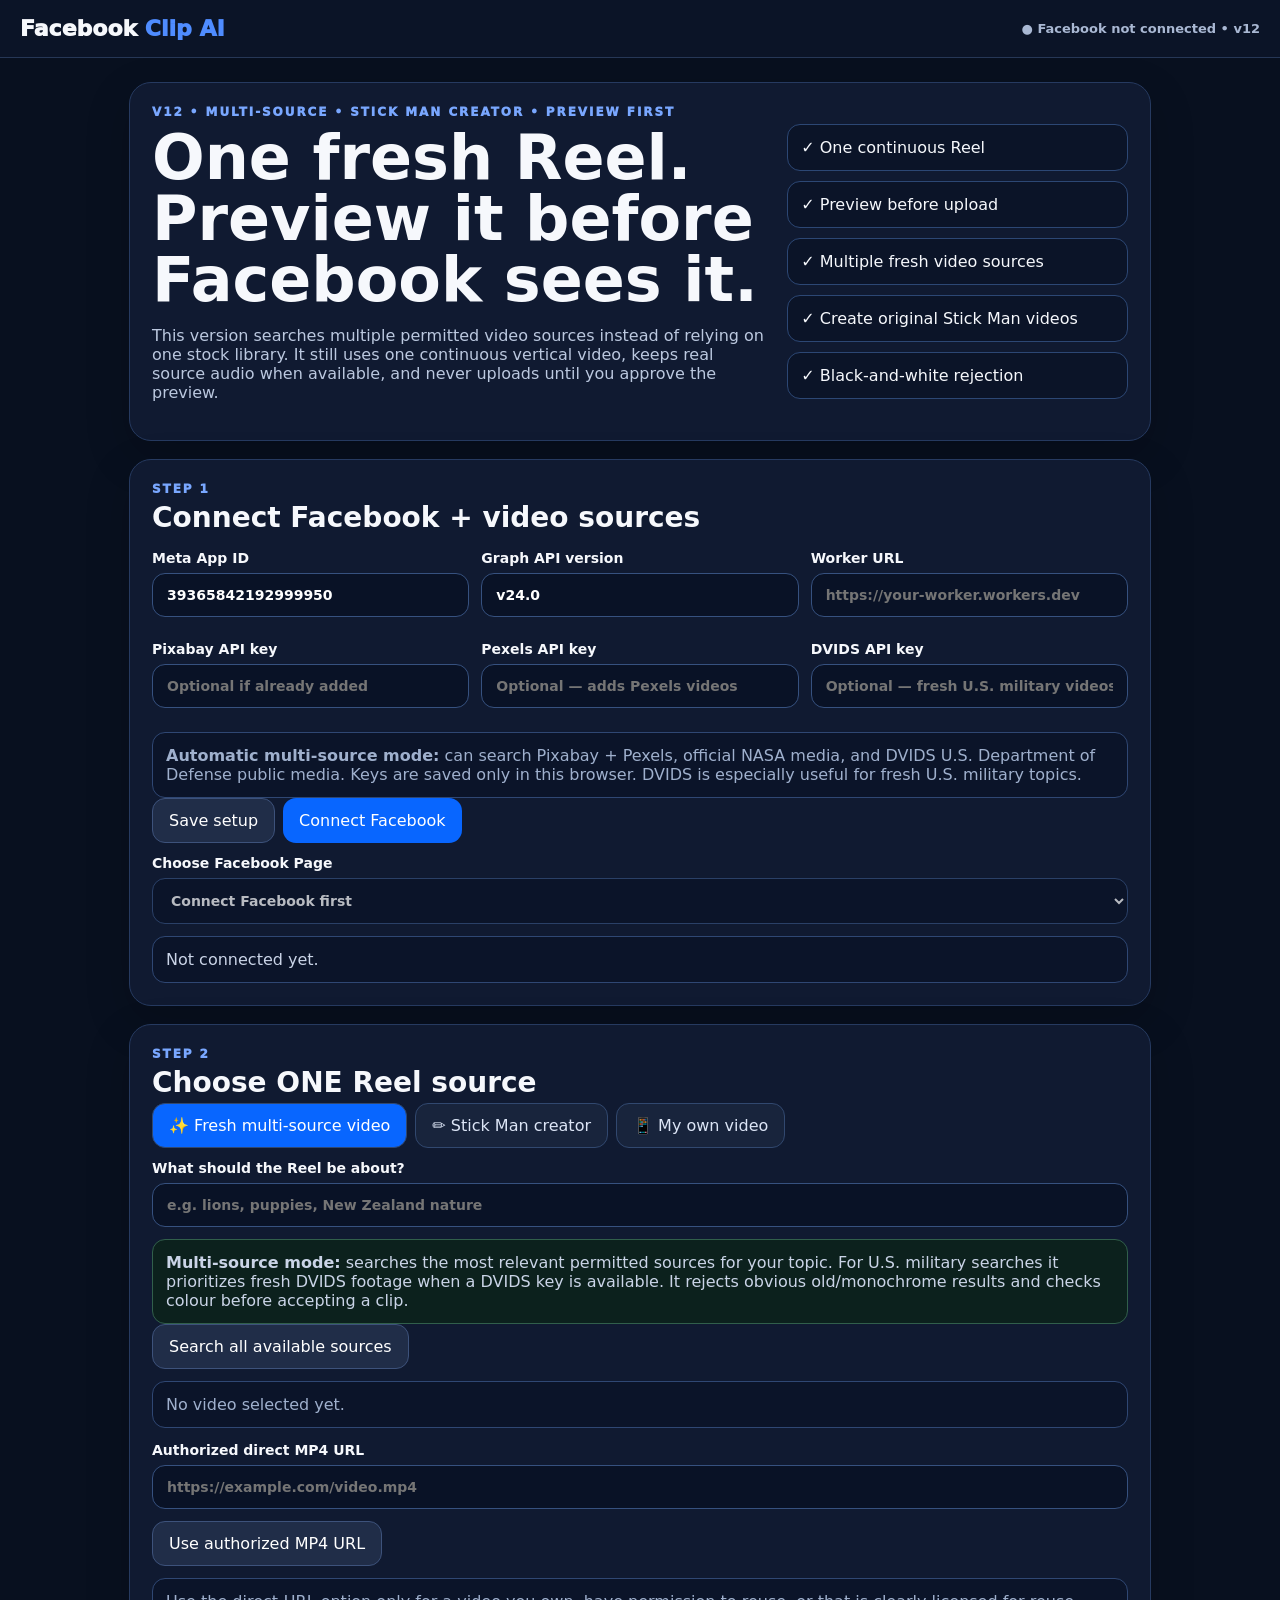
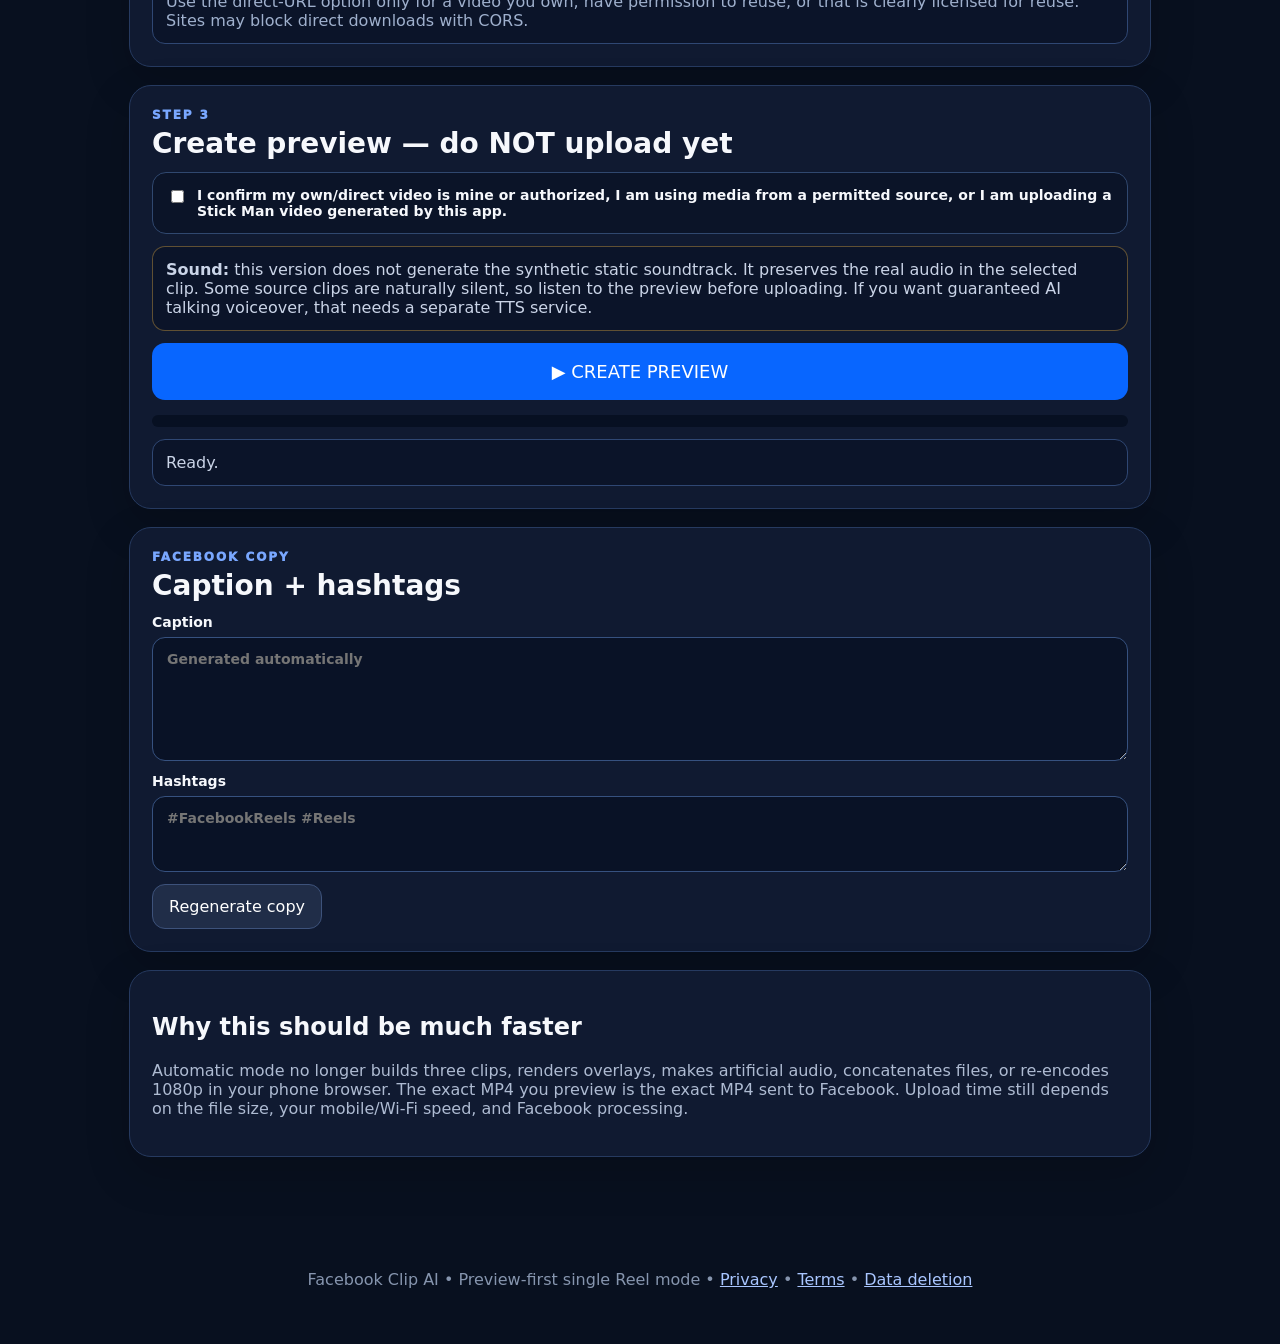
<file: index.html>
<!doctype html>
<html lang="en">
<head>
  <meta charset="utf-8">
  <meta name="viewport" content="width=device-width,initial-scale=1">
  <meta name="theme-color" content="#0866ff">
  <title>Facebook Clip AI — Preview First</title>
  <meta name="description" content="Find one fresh vertical video, preview it, then choose whether to upload it as a Facebook Reel.">
  <link rel="stylesheet" href="styles.css?v=12">
  <style>
    .preview-stage{margin-top:18px;border:1px solid rgba(120,160,230,.3);border-radius:22px;padding:14px;background:rgba(4,12,28,.38)}
    #reelPreview{display:none;width:100%;max-height:72vh;aspect-ratio:9/16;object-fit:contain;background:#000;border-radius:18px}
    .preview-actions{display:flex;gap:10px;flex-wrap:wrap;margin-top:12px}
    .preview-actions button{flex:1 1 210px}
    .source-credit{margin-top:10px;font-size:.92rem;line-height:1.45;word-break:break-word}
    .source-credit a{color:#7eb3ff}
    .warning{border-color:rgba(255,191,71,.35)!important}
  </style>
</head>
<body>
<header class="topbar">
  <div class="brand">Facebook <span>Clip AI</span></div>
  <div class="topstatus" id="topStatus">● Facebook not connected • v12</div>
</header>

<main>
<section class="hero card">
  <div>
    <div class="eyebrow">V12 • MULTI-SOURCE • STICK MAN CREATOR • PREVIEW FIRST</div>
    <h1>One fresh Reel. Preview it before Facebook sees it.</h1>
    <p>This version searches multiple permitted video sources instead of relying on one stock library. It still uses one continuous vertical video, keeps real source audio when available, and never uploads until you approve the preview.</p>
  </div>
  <div class="hero-checks">
    <span>✓ One continuous Reel</span>
    <span>✓ Preview before upload</span>
    <span>✓ Multiple fresh video sources</span>
    <span>✓ Create original Stick Man videos</span>
    <span>✓ Black-and-white rejection</span>
  </div>
</section>

<section class="card" id="connect">
  <div class="sectionhead"><div><div class="eyebrow">STEP 1</div><h2>Connect Facebook + video sources</h2></div></div>
  <div class="three">
    <label>Meta App ID
      <input id="metaAppId" inputmode="numeric" placeholder="Your Meta App ID">
    </label>
    <label>Graph API version
      <input id="graphVersion" value="v24.0" placeholder="e.g. v24.0">
    </label>
    <label>Worker URL
      <input id="workerUrl" placeholder="https://your-worker.workers.dev">
    </label>
  </div>

  <div class="three">
    <label>Pixabay API key
      <input id="pixabayKey" autocomplete="off" placeholder="Optional if already added">
    </label>
    <label>Pexels API key
      <input id="pexelsKey" autocomplete="off" placeholder="Optional — adds Pexels videos">
    </label>
    <label>DVIDS API key
      <input id="dvidsKey" autocomplete="off" placeholder="Optional — fresh U.S. military videos">
    </label>
  </div>
  <div class="notice subtle"><strong>Automatic multi-source mode:</strong> can search Pixabay + Pexels, official NASA media, and DVIDS U.S. Department of Defense public media. Keys are saved only in this browser. DVIDS is especially useful for fresh U.S. military topics.</div>

  <div class="actions">
    <button id="saveSetup" class="secondary">Save setup</button>
    <button id="connectFacebook" class="primary">Connect Facebook</button>
    <button id="disconnectFacebook" class="secondary hidden">Disconnect</button>
  </div>

  <label>Choose Facebook Page
    <select id="pageSelect" disabled><option value="">Connect Facebook first</option></select>
  </label>
  <div id="connectionStatus" class="notice">Not connected yet.</div>
</section>

<section class="card">
  <div class="sectionhead"><div><div class="eyebrow">STEP 2</div><h2>Choose ONE Reel source</h2></div></div>
  <div class="source-tabs">
    <button id="sourceAutoTab" class="source-tab active" type="button">✨ Fresh multi-source video</button>
    <button id="sourceStickTab" class="source-tab" type="button">✏️ Stick Man creator</button>
    <button id="sourceOwnTab" class="source-tab" type="button">📱 My own video</button>
  </div>

  <div id="autoSourcePanel" class="source-panel">
    <label>What should the Reel be about?
      <input id="topic" placeholder="e.g. lions, puppies, New Zealand nature">
    </label>
    <div class="notice good"><strong>Multi-source mode:</strong> searches the most relevant permitted sources for your topic. For U.S. military searches it prioritizes fresh DVIDS footage when a DVIDS key is available. It rejects obvious old/monochrome results and checks colour before accepting a clip.</div>
    <button id="findFreshVideo" class="secondary" type="button">Search all available sources</button>
    <div id="sourceInfo" class="notice subtle">No video selected yet.</div>
    <label style="margin-top:14px">Authorized direct MP4 URL
      <input id="directVideoUrl" inputmode="url" placeholder="https://example.com/video.mp4">
    </label>
    <button id="loadDirectVideo" class="secondary" type="button">Use authorized MP4 URL</button>
    <div class="notice subtle">Use the direct-URL option only for a video you own, have permission to reuse, or that is clearly licensed for reuse. Sites may block direct downloads with CORS.</div>
  </div>

  <div id="stickSourcePanel" class="source-panel hidden">
    <label>What should the Stick Man video be about?
      <input id="stickTopic" placeholder="e.g. funny stick man at work, superhero stick man, stick man football">
    </label>
    <div class="three">
      <label>Length
        <select id="stickDuration">
          <option value="8">8 seconds</option>
          <option value="12" selected>12 seconds</option>
          <option value="15">15 seconds</option>
          <option value="20">20 seconds</option>
        </select>
      </label>
      <label>Action
        <select id="stickAction">
          <option value="funny" selected>Funny story</option>
          <option value="dance">Dance</option>
          <option value="fight">Cartoon fight</option>
          <option value="run">Run / chase</option>
          <option value="hero">Superhero</option>
          <option value="football">Football</option>
        </select>
      </label>
      <label>Background
        <select id="stickBackground">
          <option value="blue" selected>Blue studio</option>
          <option value="sunset">Sunset</option>
          <option value="city">City</option>
          <option value="park">Park</option>
          <option value="dark">Dark neon</option>
        </select>
      </label>
    </div>
    <label>On-screen dialogue / hook
      <input id="stickText" maxlength="90" placeholder="Auto-filled from your topic, or type your own short line">
    </label>
    <button id="generateStickVideo" class="primary" type="button">🎬 CREATE STICK MAN VIDEO</button>
    <div class="notice good"><strong>Original content:</strong> the Stick Man animation is generated in your browser at 1080×1920 with moving characters, on-screen dialogue and cartoon sound effects. Preview it before Facebook upload.</div>
    <div id="stickInfo" class="notice subtle">No Stick Man video created yet.</div>
  </div>

  <div id="ownSourcePanel" class="source-panel hidden">
    <label class="uploadbox">
      <input id="ownVideo" type="file" accept="video/mp4,.mp4,.m4v">
      <strong>Choose one MP4 video</strong>
      <span>For the fastest upload, use a vertical 1080×1920 MP4 that already contains the audio/talking you want.</span>
    </label>
  </div>
</section>

<section class="card">
  <div class="sectionhead"><div><div class="eyebrow">STEP 3</div><h2>Create preview — do NOT upload yet</h2></div></div>
  <label class="checkline">
    <input id="rightsConfirm" type="checkbox">
    <span>I confirm my own/direct video is mine or authorized, I am using media from a permitted source, or I am uploading a Stick Man video generated by this app.</span>
  </label>
  <div class="notice warning"><strong>Sound:</strong> this version does not generate the synthetic static soundtrack. It preserves the real audio in the selected clip. Some source clips are naturally silent, so listen to the preview before uploading. If you want guaranteed AI talking voiceover, that needs a separate TTS service.</div>
  <button id="createPreview" class="primary bigbutton" type="button">▶ CREATE PREVIEW</button>
  <div class="progress"><div id="progressBar"></div></div>
  <div id="autoStatus" class="notice">Ready.</div>

  <div id="previewStage" class="preview-stage hidden">
    <video id="reelPreview" controls playsinline preload="metadata"></video>
    <div id="previewInfo" class="notice subtle">Preview ready.</div>
    <div class="preview-actions">
      <button id="findAnother" class="secondary hidden" type="button">↻ Find another fresh video</button>
      <button id="uploadReel" class="primary" type="button" disabled>⬆ Upload THIS Reel to Facebook</button>
    </div>
  </div>
</section>

<section class="card">
  <div class="sectionhead"><div><div class="eyebrow">FACEBOOK COPY</div><h2>Caption + hashtags</h2></div></div>
  <label>Caption<textarea id="caption" rows="6" placeholder="Generated automatically"></textarea></label>
  <label>Hashtags<textarea id="hashtags" rows="3" placeholder="#FacebookReels #Reels"></textarea></label>
  <button id="regenerateCopy" class="secondary" type="button">Regenerate copy</button>
</section>

<section class="card">
  <h2>Why this should be much faster</h2>
  <p class="muted">Automatic mode no longer builds three clips, renders overlays, makes artificial audio, concatenates files, or re-encodes 1080p in your phone browser. The exact MP4 you preview is the exact MP4 sent to Facebook. Upload time still depends on the file size, your mobile/Wi-Fi speed, and Facebook processing.</p>
</section>
</main>

<footer>
  Facebook Clip AI • Preview-first single Reel mode •
  <a href="privacy.html">Privacy</a> • <a href="terms.html">Terms</a> • <a href="data-deletion.html">Data deletion</a>
</footer>

<script type="module" src="app.js?v=12"></script>
<script>
if('serviceWorker' in navigator){
  addEventListener('load',()=>navigator.serviceWorker.register('./service-worker.js?v=12',{updateViaCache:'none'}).catch(()=>{}));
}
</script>
</body>
</html>
</file>
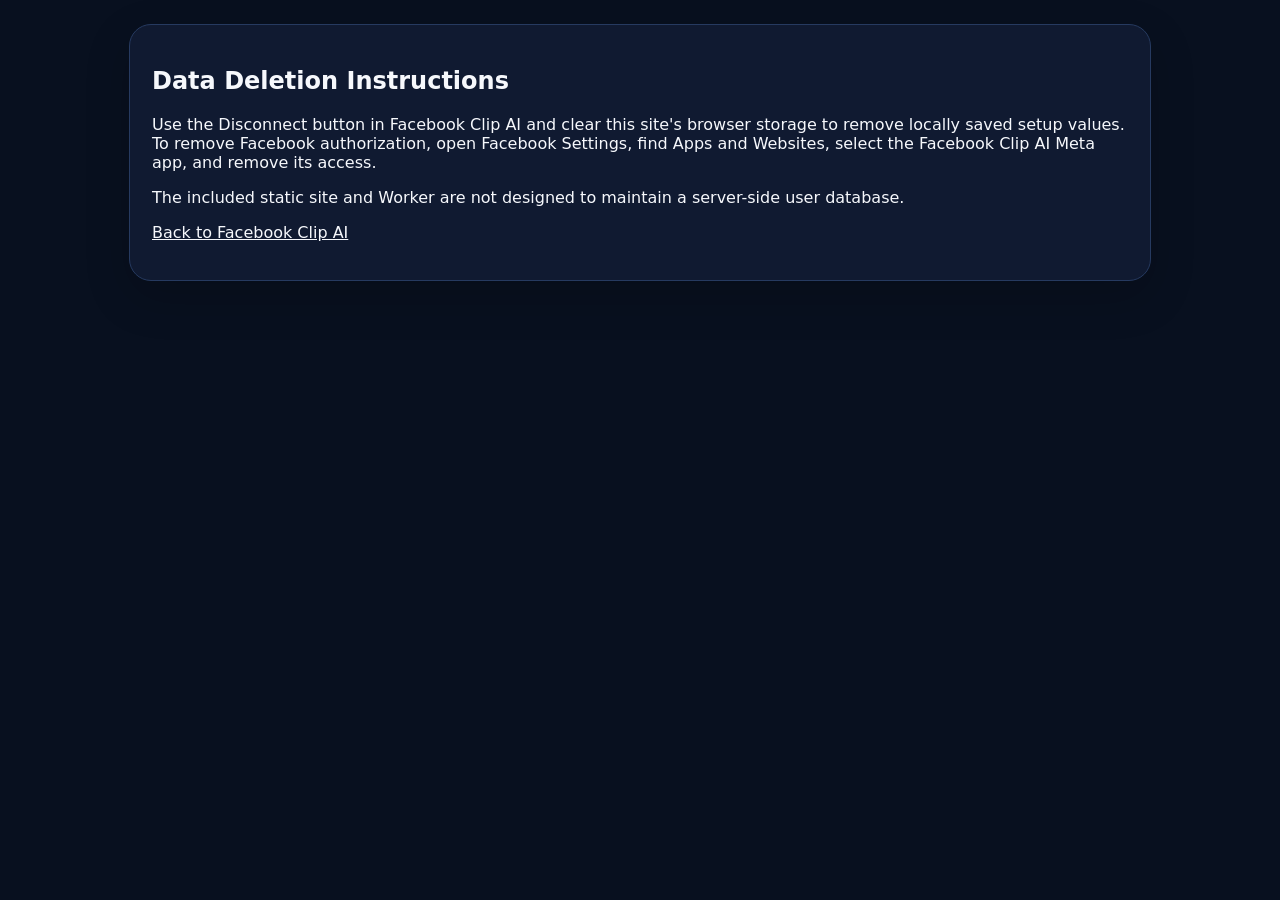
<file: data-deletion.html>
<!doctype html><html><head><meta charset="utf-8"><meta name="viewport" content="width=device-width,initial-scale=1"><title>Data Deletion — Facebook Clip AI</title><link rel="stylesheet" href="styles.css"></head><body><main><section class="card"><h1>Data Deletion Instructions</h1><p>Use the Disconnect button in Facebook Clip AI and clear this site's browser storage to remove locally saved setup values. To remove Facebook authorization, open Facebook Settings, find Apps and Websites, select the Facebook Clip AI Meta app, and remove its access.</p><p>The included static site and Worker are not designed to maintain a server-side user database.</p><p><a href="index.html">Back to Facebook Clip AI</a></p></section></main></body></html>
</file>
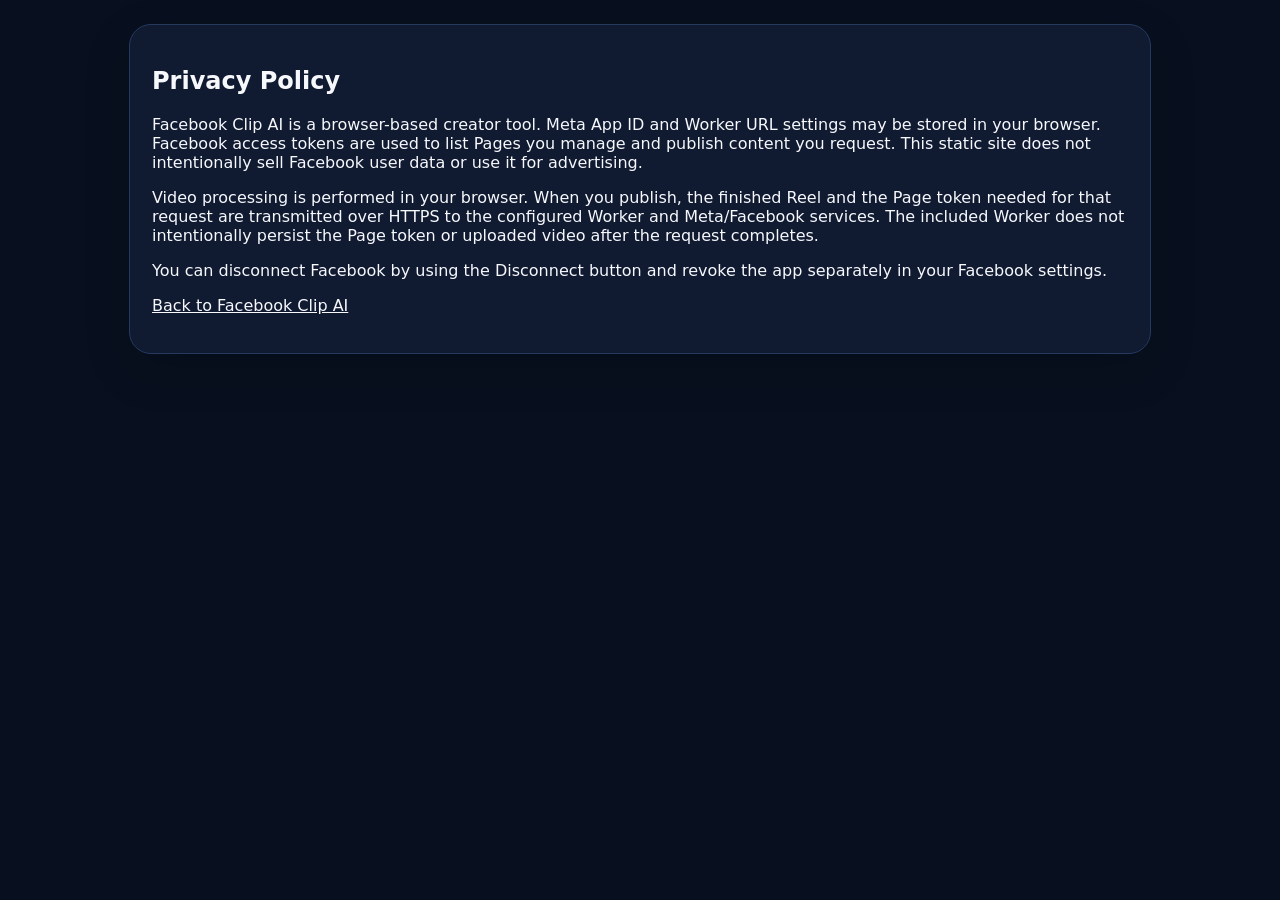
<file: privacy.html>
<!doctype html><html><head><meta charset="utf-8"><meta name="viewport" content="width=device-width,initial-scale=1"><title>Privacy Policy — Facebook Clip AI</title><link rel="stylesheet" href="styles.css"></head><body><main><section class="card"><h1>Privacy Policy</h1><p>Facebook Clip AI is a browser-based creator tool. Meta App ID and Worker URL settings may be stored in your browser. Facebook access tokens are used to list Pages you manage and publish content you request. This static site does not intentionally sell Facebook user data or use it for advertising.</p><p>Video processing is performed in your browser. When you publish, the finished Reel and the Page token needed for that request are transmitted over HTTPS to the configured Worker and Meta/Facebook services. The included Worker does not intentionally persist the Page token or uploaded video after the request completes.</p><p>You can disconnect Facebook by using the Disconnect button and revoke the app separately in your Facebook settings.</p><p><a href="index.html">Back to Facebook Clip AI</a></p></section></main></body></html>
</file>
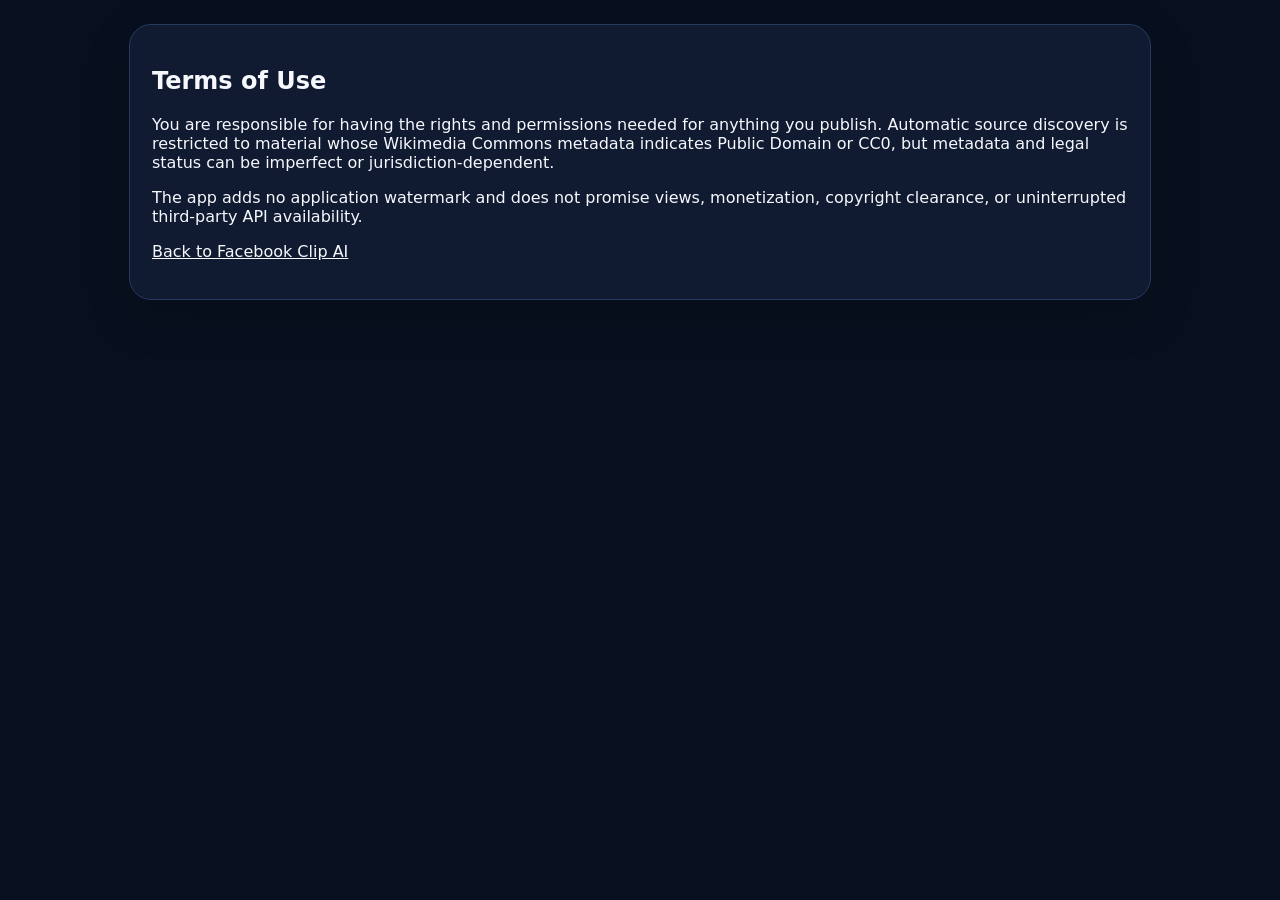
<file: terms.html>
<!doctype html><html><head><meta charset="utf-8"><meta name="viewport" content="width=device-width,initial-scale=1"><title>Terms — Facebook Clip AI</title><link rel="stylesheet" href="styles.css"></head><body><main><section class="card"><h1>Terms of Use</h1><p>You are responsible for having the rights and permissions needed for anything you publish. Automatic source discovery is restricted to material whose Wikimedia Commons metadata indicates Public Domain or CC0, but metadata and legal status can be imperfect or jurisdiction-dependent.</p><p>The app adds no application watermark and does not promise views, monetization, copyright clearance, or uninterrupted third-party API availability.</p><p><a href="index.html">Back to Facebook Clip AI</a></p></section></main></body></html>
</file>
<file: styles.css>
*{box-sizing:border-box}html{scroll-behavior:smooth}body{margin:0;font-family:Inter,system-ui,-apple-system,Segoe UI,Roboto,sans-serif;background:#08101f;color:#f6f8fc}a{color:inherit}.topbar{position:sticky;top:0;z-index:10;display:flex;justify-content:space-between;align-items:center;gap:14px;padding:16px 20px;background:#0b1427;border-bottom:1px solid #263756}.brand{font-size:22px;font-weight:950}.brand span{color:#4f8cff}.topstatus{font-size:13px;font-weight:800;color:#a9b8d3}main{max-width:1050px;margin:auto;padding:24px 14px 70px}.card{background:#101a31;border:1px solid #263a60;border-radius:22px;padding:22px;margin-bottom:18px;box-shadow:0 16px 45px rgba(0,0,0,.18)}.hero{display:grid;grid-template-columns:1.8fr 1fr;gap:22px}.hero h1{font-size:clamp(34px,7vw,62px);line-height:.98;margin:9px 0 16px}.hero p{color:#bbc8df;max-width:720px}.eyebrow{font-size:12px;font-weight:950;letter-spacing:.16em;color:#79a7ff}.hero-checks{display:flex;flex-direction:column;gap:10px;justify-content:center}.hero-checks span{background:#0b1428;border:1px solid #2c4774;border-radius:13px;padding:13px}.sectionhead h2{margin:5px 0 4px;font-size:28px}.muted{color:#aebbd2}.three{display:grid;grid-template-columns:repeat(3,1fr);gap:12px}label{display:flex;flex-direction:column;gap:7px;margin:12px 0;font-size:14px;font-weight:800}input,select,textarea{width:100%;padding:13px 14px;border-radius:13px;border:1px solid #36517f;background:#091226;color:#fff;font:inherit}textarea{resize:vertical}.actions{display:flex;gap:8px;flex-wrap:wrap}.primary,.secondary,.source-tab{border-radius:13px;border:0;padding:12px 16px;font-weight:900;font:inherit;cursor:pointer}.primary{background:#0866ff;color:#fff}.secondary{background:#202d48;color:#fff;border:1px solid #3d527b}.bigbutton{width:100%;padding:18px;font-size:18px;margin-top:12px}.primary:disabled,.secondary:disabled{opacity:.45;cursor:not-allowed}.notice{margin-top:12px;padding:13px;border:1px solid #2f4773;border-radius:13px;background:#0b1429;color:#cad4e7}.notice.good{border-color:#315f4b;background:#0c211d}.notice.subtle{color:#9fb0cd}.source-tabs{display:flex;gap:8px;flex-wrap:wrap}.source-tab{background:#18243c;color:#dce5f6;border:1px solid #31486f}.source-tab.active{background:#0866ff;color:white}.uploadbox{min-height:140px;border:2px dashed #41639a;border-radius:16px;align-items:center;justify-content:center;background:#0b1428;cursor:pointer;text-align:center}.uploadbox input{display:none}.uploadbox span{font-weight:500;color:#9fafca}video{display:none;width:100%;max-height:500px;border-radius:16px;background:#000;margin-top:14px}.checkline{display:flex;flex-direction:row;align-items:flex-start;gap:10px;background:#0b1428;border:1px solid #30486f;padding:14px;border-radius:14px}.checkline input{width:auto;margin-top:3px}.progress{height:12px;background:#071022;border-radius:30px;overflow:hidden;margin-top:15px}.progress>div{width:0;height:100%;background:#4d8cff;transition:width .2s}.result{margin-top:14px;display:flex;justify-content:space-between;align-items:center;gap:12px;background:#0d211e;border:1px solid #376959;border-radius:15px;padding:15px}.hidden{display:none!important}footer{text-align:center;color:#8695ae;padding:25px 14px 55px}footer a{color:#a9c6ff}@media(max-width:760px){.hero,.three{grid-template-columns:1fr}.topbar{align-items:flex-start;flex-direction:column}.card{padding:16px}}
.featuregrid{display:grid;grid-template-columns:repeat(3,1fr);gap:12px;margin-top:14px}
.featuregrid>div{display:flex;flex-direction:column;gap:6px;background:#0a1429;border:1px solid #2f4773;border-radius:14px;padding:14px}
.featuregrid span{font-size:13px;color:#aebbd2;line-height:1.45}
@media(max-width:760px){.featuregrid{grid-template-columns:1fr}}
</file>
